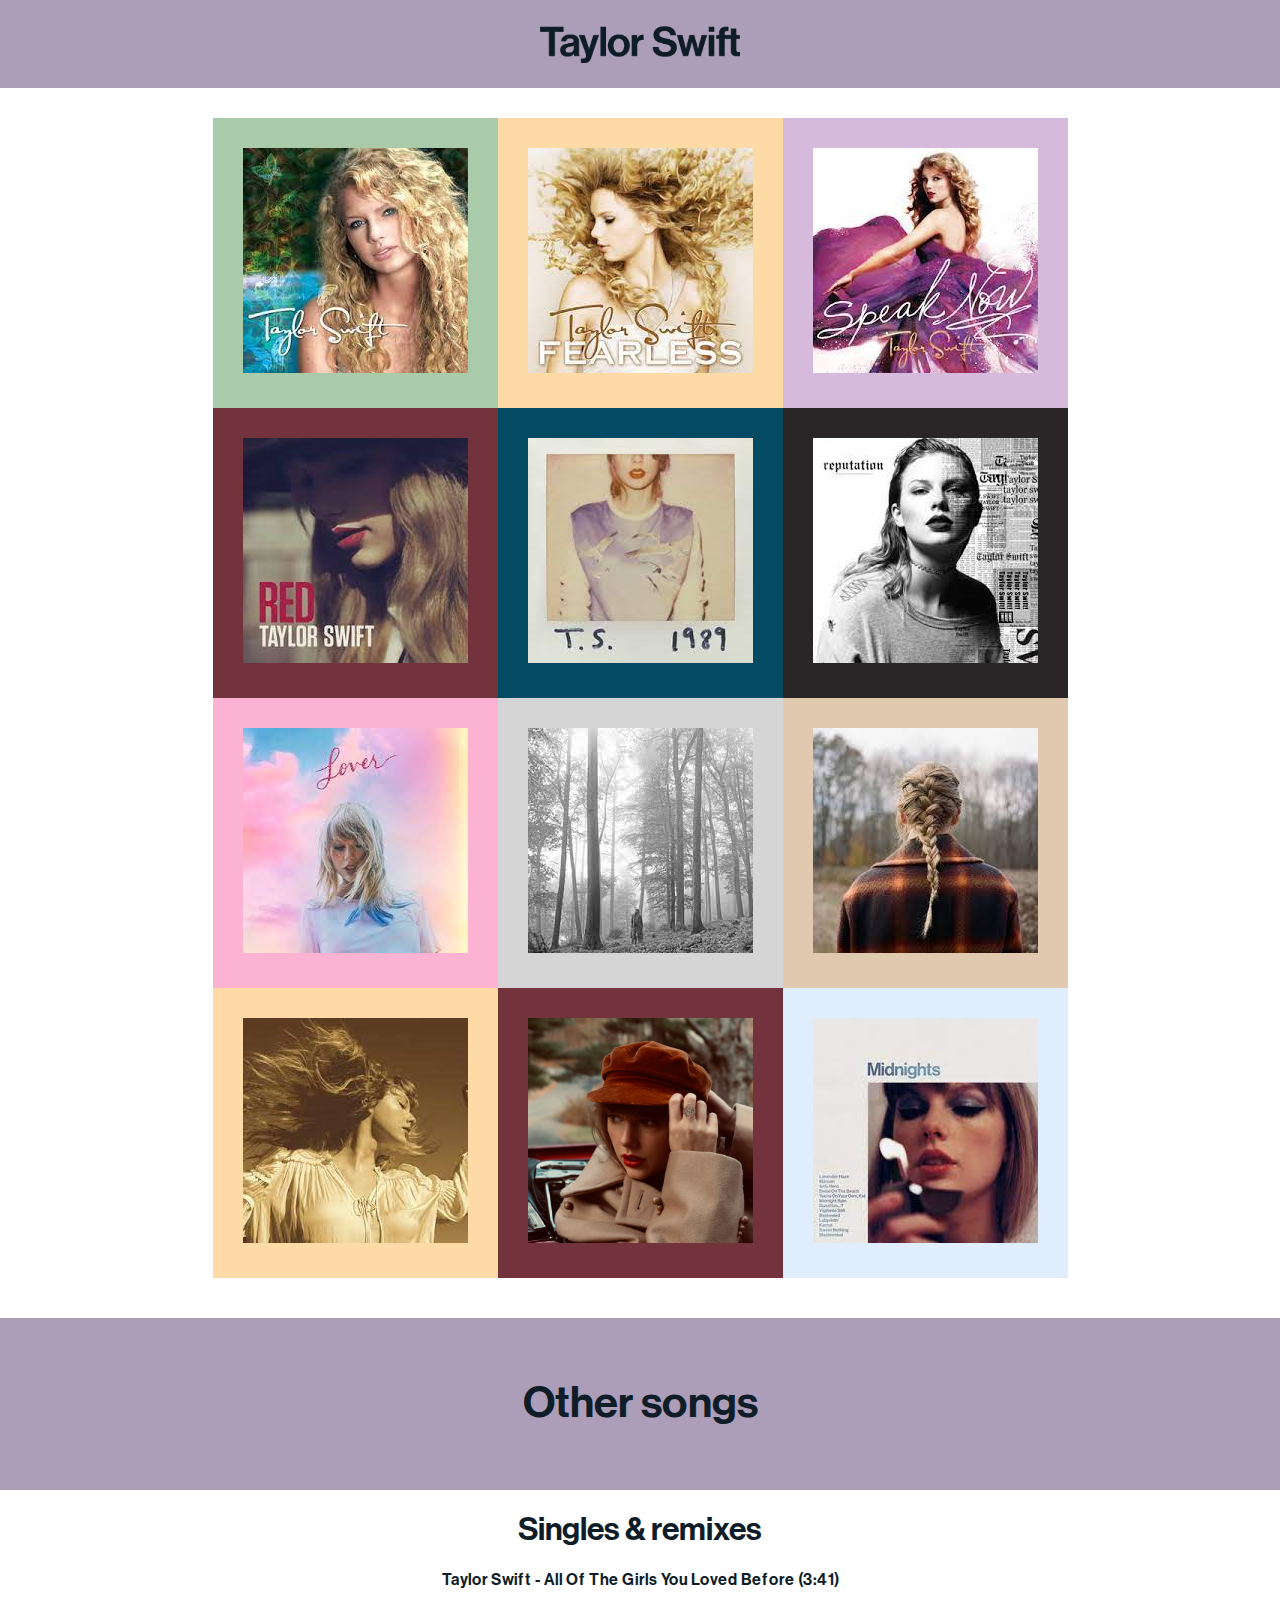
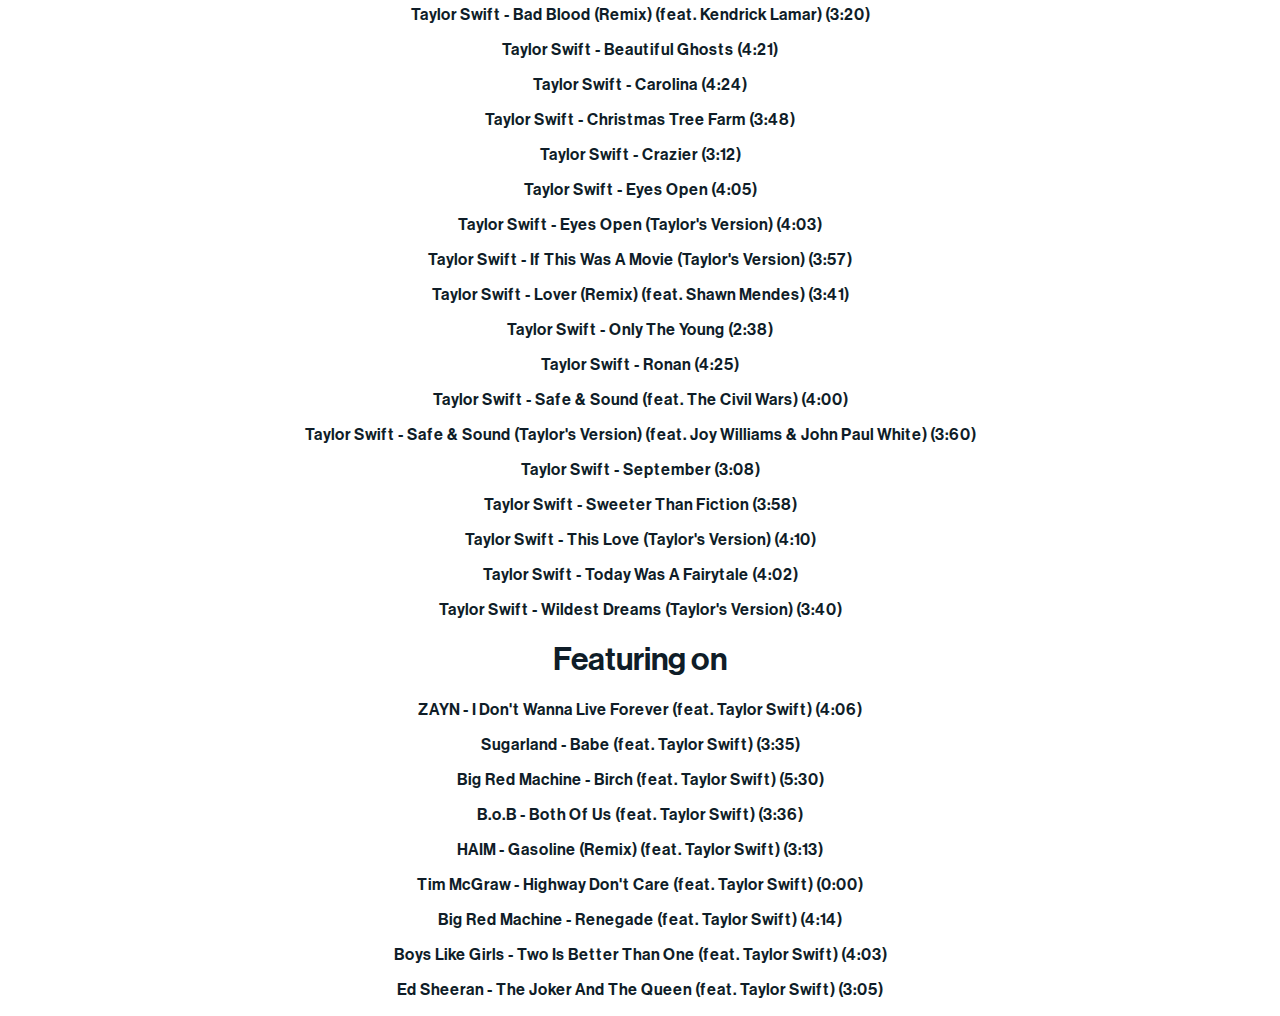
<file: index.html>
<!DOCTYPE html>
<html lang="en">
<head>
    <meta charset="UTF-8">
    <meta http-equiv="X-UA-Compatible" content="IE=edge">
    <meta name="viewport" content="width=device-width, initial-scale=1.0">
    <link rel="stylesheet" href="css/style.css">
    <link rel="icon" type="image" href="images/favicon.png">
    <title>Taylor Swift</title>
</head>
<body>
    <nav>
        <div class="logo">
            <img src="images/mgs2-logo-600x129.png">
        </div>
        <div class="nav-links">
            
        </div>
    </nav>
    <main>
        <div class="container">
            <div id="cd1">
                <a href="albums/album.html?album=Taylor%20Swift&number=1"><img src="images/1.jfif"></a>
            </div>
            <div id="cd2">
                <a href="albums/album.html?album=Fearless&number=2"><img src="images/2.jfif"> </a>
            </div>
            <div id="cd3">
                <a href="albums/album.html?album=Speak%20Now&number=3"><img src="images/3.jfif"> </a>
            </div>
            <div id="cd4">
                <a href="albums/album.html?album=Red&number=4"><img src="images/4.jfif"> </a>
            </div>
            <div id="cd5">
                <a href="albums/album.html?album=1989&number=5"><img src="images/5.jfif"> </a>
            </div>
            <div id="cd6">
                <a href="albums/album.html?album=reputation&number=6"><img src="images/6.jfif"> </a>
            </div>
            <div id="cd7">
                <a href="albums/album.html?album=Lover&number=7"><img src="images/7.jfif"> </a>
            </div>
            <div id="cd8">
                <a href="albums/album.html?album=folklore&number=8"><img src="images/8.jfif"></a> 
            </div>
            <div id="cd9">
                <a href="albums/album.html?album=evermore&number=9"><img src="images/9.jfif"> </a>
            </div>
            <div id="cd10">
                <a href="albums/album.html?album=Fearless%20(Taylor's Version)&number=10"><img src="images/10.jfif"> </a>
            </div> 
            <div id="cd11">
                <a href="albums/album.html?album=Red (Taylor's Version)&number=11"><img src="images/11.jfif"> </a>
            </div>
            <div id="cd12">
                <a href="albums/album.html?album=Midnights&number=12"><img src="images/12.jfif"> </a>
            </div>
        </div>
        <div>
            <div class="banner">
                <h1>Other songs</h1>
            </div>
            <div class="albumMain" id="frontbanner">
                <h1>Singles & remixes</h1>
                <div class="tracks" id="tracklist_other" style="padding:0px;">
                </div>
                <h1>Featuring on</h1>
                <div class="tracks" id="tracklist_feat" style="padding:0px;">
                </div>
            </div>
        </div>
        

    </main>
    <script src="js/featuring.js"></script>
</body>

</html>
</file>
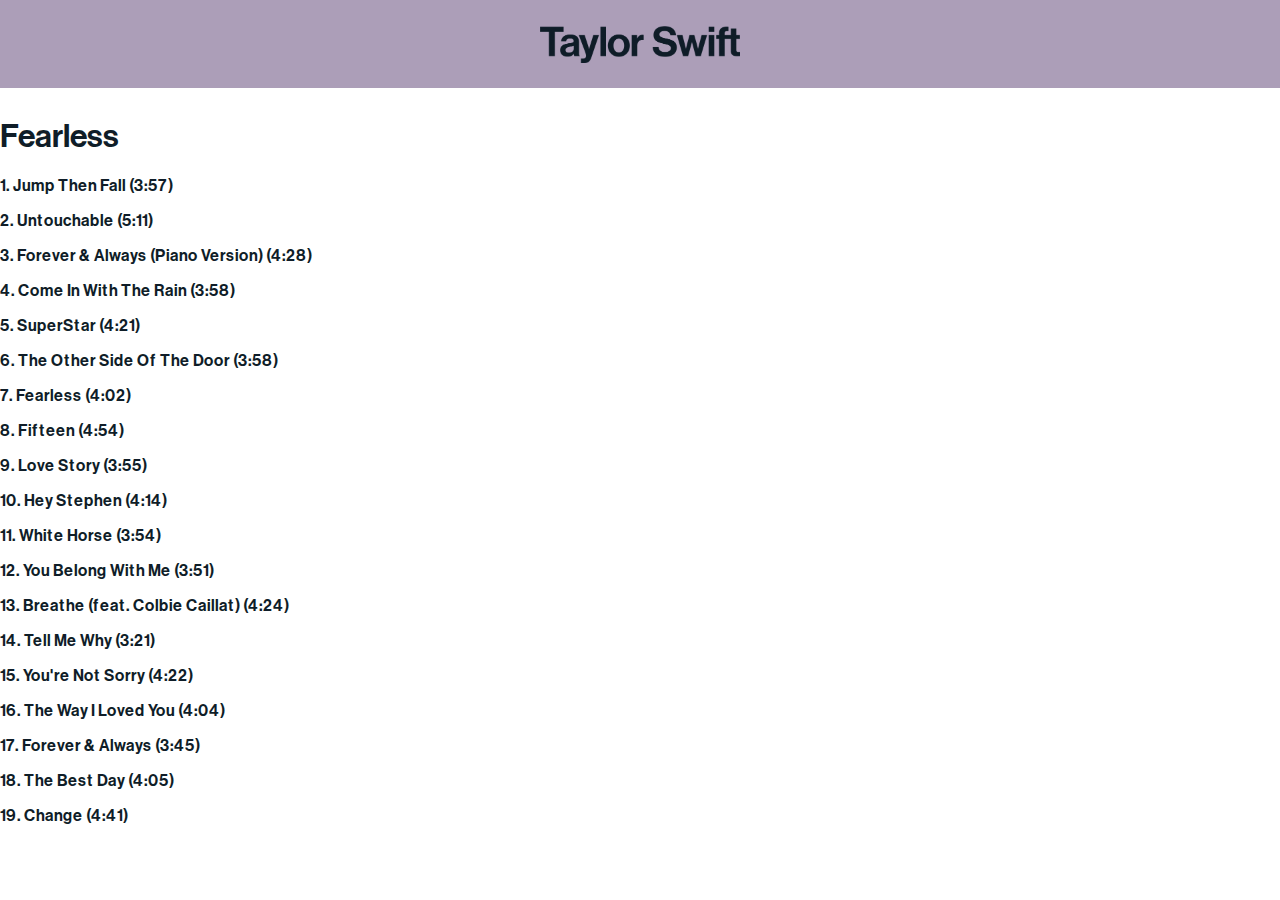
<file: albums/2.html>
<!DOCTYPE html>
<html lang="en">
<head>
    <meta charset="UTF-8">
    <meta http-equiv="X-UA-Compatible" content="IE=edge">
    <meta name="viewport" content="width=device-width, initial-scale=1.0">
    <link rel="stylesheet" href="../css/style.css">
    <title>Taylor Swift</title>
</head>
<body id="body2" onload="getAlbums('Fearless')">

    <nav>
        <div class="logo">
            <a href="/"><img src="../images/mgs2-logo-600x129.png"></a>
        </div>
        <div class="nav-links">

        </div>
    </nav>
    <main>
        <div>
            <h1>Fearless</h1>
            <div class="tracks" id="tracklist">
            </div>
        </div>
       
    </main>
    <script src="../js/albums.js">
    </script>
</body>
</file>
<file: css/style.css>
:root {
    --theme-color-standard:  rgb(172, 158, 184);
    --theme-color-1: #A9CBAA;
    --theme-color-1-2: #0C1A0C;
    --theme-color-2: #FDDAA6;
    --theme-color-2-2: #1E151A;
    --theme-color-3: #D6BADC;
    --theme-color-3-2: #000000;
    --theme-color-4: #72333C;
    --theme-color-4-2: #C7B2A2;
    --theme-color-5: #034A62;
    --theme-color-5-2: #D1F3FF;
    --theme-color-6: #2A2628;
    --theme-color-6-2: #CACACA;
    --theme-color-7: #FBB3D1;
    --theme-color-7-2: #3D2D34;
    --theme-color-8: #D5D5D5;
    --theme-color-8-2: #000000;
    --theme-color-9: #E0C9AF;
    --theme-color-9-2: #2E2327;
    --theme-color-10: #E0EDFD;
    --theme-color-10-2: #1F2E43;
    
}

@font-face {
    font-family: myFirstFont;
    src: url(../neue-haas-grotesk-display-pro-cufonfonts/NeueHaasDisplayMediu.ttf);
}

body {
    margin: 0;
    color: rgb(15, 29, 40);
    font-family: myFirstFont;
}

nav {
    background-color: rgb(172, 158, 184);
    padding: 20px;
    text-align: center;
    margin-bottom: 30px;
}

.logo img {
    width: 200px;
}

.albumMain {
    max-width: 1200px;
    margin: auto;
    text-align: center;
}

.container {
    max-width: 1200px;
    margin: auto;
    text-align: center;
    display: grid;
    justify-content: center;
    align-content: space-between;
    justify-items: center;
    grid-template-columns: auto auto auto;
}

.container div {
    padding: 30px;
}


.container div img {
    max-width: 225px;
}

.banner {
    width: 100%;
    background-color: var(--theme-color-standard);
    padding: 30px 0px 30px 0px;
    text-align: center;
    font-size: 22px;
    margin-top:40px;
}

@media only screen and (max-width: 600px) {
    body {
        background-color: rgb(172, 158, 184);
    }

    .logo {
        text-align: center; 
        padding-top: 15px;
    }

    .logo img {
        width: 100px;
    }

    main {
        max-width: 600px;
    }

    nav {
        padding: 5px;
        text-align: left;
        margin-bottom: 10px;
    }

    .container {
        justify-content: start;
        padding-left:0px;   
    }

    .container div {
        padding: 10px;
    }

    .container div img {
        max-width: 90%;
    }
    #frontbanner {
        background-color: #efefef;
    }
}

#cd1 {
    background-color: var(--theme-color-1);
}

#cd2 {
    background-color: var(--theme-color-2);
}

#cd3 {
    background-color: var(--theme-color-3);
}

#cd4 {
    background-color: var(--theme-color-4);
}

#cd5 {
    background-color: var(--theme-color-5);
}

#cd6 {
    background-color: var(--theme-color-6);
}

#cd7 {
    background-color: var(--theme-color-7);
}

#cd8 {
    background-color: var(--theme-color-8);
}

#cd9 {
    background-color: var(--theme-color-9);
}

#cd10 {
    background-color: var(--theme-color-2);
}

#cd11 {
    background-color: var(--theme-color-4);
}

#cd12 {
    background-color: var(--theme-color-10);
}

#albumImg {
    max-width: 225px;
}
</file>
